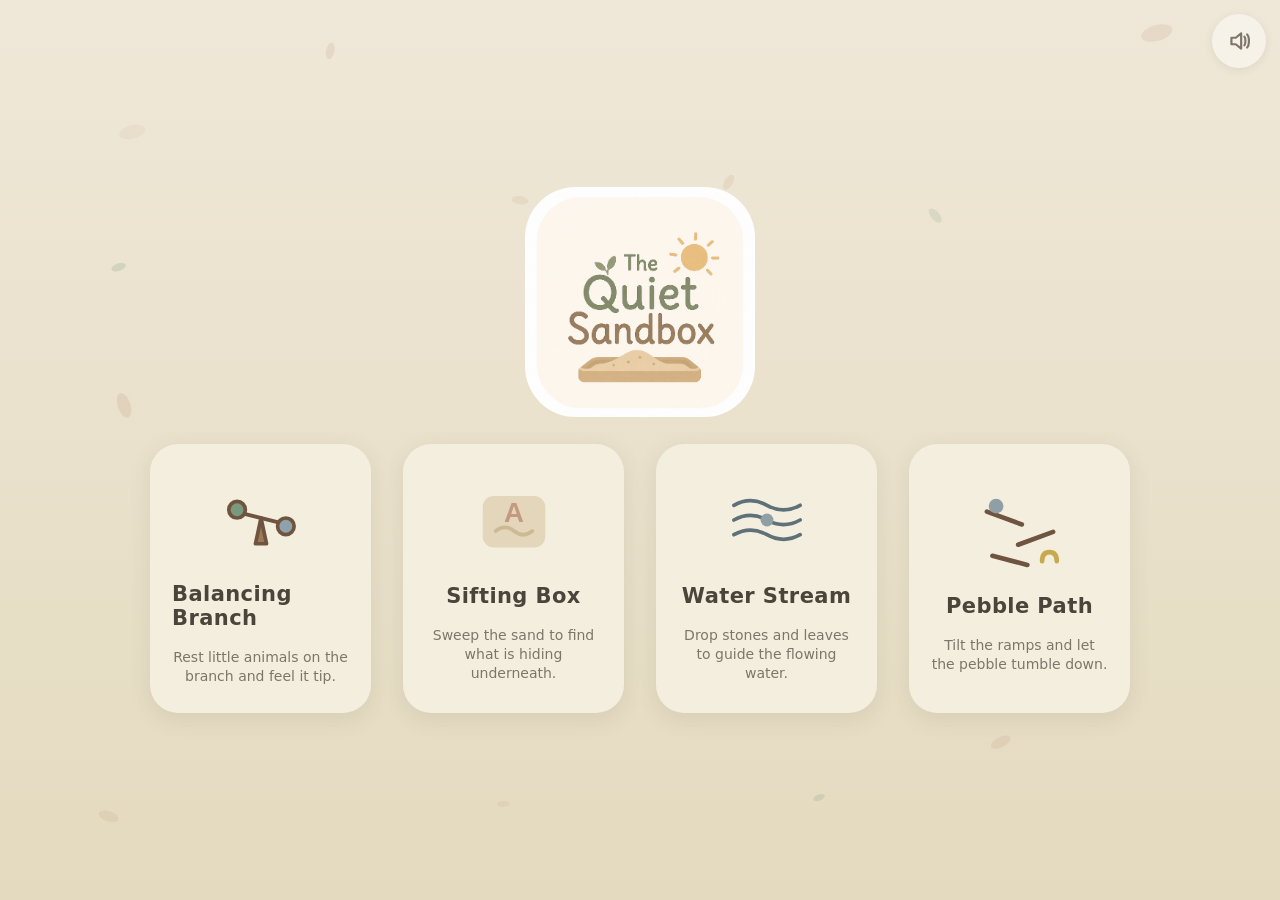
<file: index.html>
<!DOCTYPE html>
<html lang="en">
<head>
  <meta charset="utf-8" />
  <meta name="viewport"
        content="width=device-width, initial-scale=1, maximum-scale=1, user-scalable=no, viewport-fit=cover" />
  <title>The Quiet Sandbox</title>
  <meta name="description" content="A calm, low-sensory play space for young children." />
  <link rel="icon" type="image/png" href="assets/logo.png" />
  <link rel="apple-touch-icon" href="assets/logo.png" />
  <meta name="apple-mobile-web-app-title" content="Quiet Sandbox" />
  <meta name="theme-color" content="#ece4d2" />
  <link rel="stylesheet" href="css/style.css" />
  <style>
    /* Home-only layout */
    #home {
      justify-content: flex-start;
      align-items: stretch;
      padding: 0;
      overflow-y: auto;
      -webkit-overflow-scrolling: touch;
    }
    .home-inner {
      margin: auto;                /* centers when it fits, scrolls when it doesn't */
      width: 100%;
      display: flex;
      flex-direction: column;
      align-items: center;
      padding: clamp(20px, 4vh, 48px) 24px;
      box-sizing: border-box;
    }
    .home-title {
      margin: 0 0 clamp(14px, 3vh, 32px);
      text-align: center;
    }
    .home-title .logo {
      display: block;
      margin: 0 auto;
      width: clamp(150px, 26vw, 230px);
      height: auto;
      border-radius: 22%;      /* trims the image's square corners */
    }
    .doors {
      display: flex;
      flex-wrap: wrap;
      gap: clamp(16px, 3vw, 32px);
      justify-content: center;
      align-items: stretch;
      max-width: 980px;
    }
    .door {
      flex: 1 1 220px;
      max-width: 300px;
      min-height: 240px;
      background: var(--cream);
      border-radius: 28px;
      text-decoration: none;
      color: var(--ink);
      display: flex;
      flex-direction: column;
      align-items: center;
      justify-content: center;
      gap: 18px;
      padding: 28px 22px;
      box-shadow: 0 6px 22px rgba(74, 68, 59, 0.10);
      transition: transform var(--slow) var(--ease),
                  box-shadow var(--slow) var(--ease),
                  background var(--slow) var(--ease);
    }
    .door:hover  { transform: translateY(-6px);
                   box-shadow: 0 12px 28px rgba(74, 68, 59, 0.14); }
    .door:active { transform: translateY(-2px) scale(0.99); }
    .door svg { width: 92px; height: 92px; }
    .door .label {
      font-size: clamp(17px, 2.4vw, 21px);
      font-weight: 600;
      letter-spacing: 0.02em;
      color: var(--ink);
    }
    .door .sub {
      font-size: 14px;
      color: var(--ink-soft);
      text-align: center;
      line-height: 1.35;
    }
  </style>
</head>
<body>
  <canvas class="stage" id="bg" aria-hidden="true"></canvas>

  <div class="screen" id="home">
    <div class="home-inner">
    <h1 class="home-title">
      <img class="logo" src="assets/logo.png" alt="The Quiet Sandbox" />
    </h1>
    <nav class="doors" aria-label="Choose a quiet place to play">

      <a class="door" href="activities/balance.html" data-activity="balance">
        <svg viewBox="0 0 100 100" fill="none" stroke="#6f5540"
             stroke-width="4" stroke-linecap="round" stroke-linejoin="round">
          <path d="M18 42 L82 58" />
          <path d="M50 50 L44 78 L56 78 Z" fill="#9c7a58" stroke="#6f5540"/>
          <circle cx="24" cy="41" r="9" fill="#7a9a80"/>
          <circle cx="77" cy="59" r="9" fill="#8fa2ab"/>
        </svg>
        <span class="label">Balancing Branch</span>
        <span class="sub">Rest little animals on the branch and feel it tip.</span>
      </a>

      <a class="door" href="activities/sift.html" data-activity="sift">
        <svg viewBox="0 0 100 100" fill="none">
          <rect x="16" y="24" width="68" height="56" rx="12" fill="#e3d6ba"/>
          <path d="M30 62 q10 -8 20 0 q10 8 20 0" stroke="#cdba95"
                stroke-width="4" fill="none" stroke-linecap="round"/>
          <text x="50" y="52" font-size="30" font-family="Segoe UI, sans-serif"
                fill="#c39a80" text-anchor="middle" font-weight="700">A</text>
        </svg>
        <span class="label">Sifting Box</span>
        <span class="sub">Sweep the sand to find what is hiding underneath.</span>
      </a>

      <a class="door" href="activities/stream.html" data-activity="stream">
        <svg viewBox="0 0 100 100" fill="none" stroke="#5f7178"
             stroke-width="4" stroke-linecap="round">
          <path d="M14 34 q18 -10 36 0 q18 10 36 0"/>
          <path d="M14 50 q18 -10 36 0 q18 10 36 0"/>
          <path d="M14 66 q18 -10 36 0 q18 10 36 0"/>
          <circle cx="50" cy="50" r="7" fill="#8ea0a6" stroke="none"/>
        </svg>
        <span class="label">Water Stream</span>
        <span class="sub">Drop stones and leaves to guide the flowing water.</span>
      </a>

      <a class="door" href="activities/tumble.html" data-activity="tumble">
        <svg viewBox="0 0 100 100" fill="none" stroke="#6f5540"
             stroke-width="5" stroke-linecap="round">
          <path d="M14 30 L52 44" />
          <path d="M86 52 L48 66" />
          <path d="M20 78 L58 88" />
          <circle cx="24" cy="24" r="8" fill="#8ea0a6" stroke="none"/>
          <path d="M74 84 q0 -10 8 -10 q8 0 8 10" stroke="#c9a94f"/>
        </svg>
        <span class="label">Pebble Path</span>
        <span class="sub">Tilt the ramps and let the pebble tumble down.</span>
      </a>

    </nav>
    </div>
  </div>

  <div class="corner right" id="corner"></div>

  <script src="js/palette.js"></script>
  <script src="js/audio.js"></script>
  <script src="js/home.js"></script>
</body>
</html>
</file>
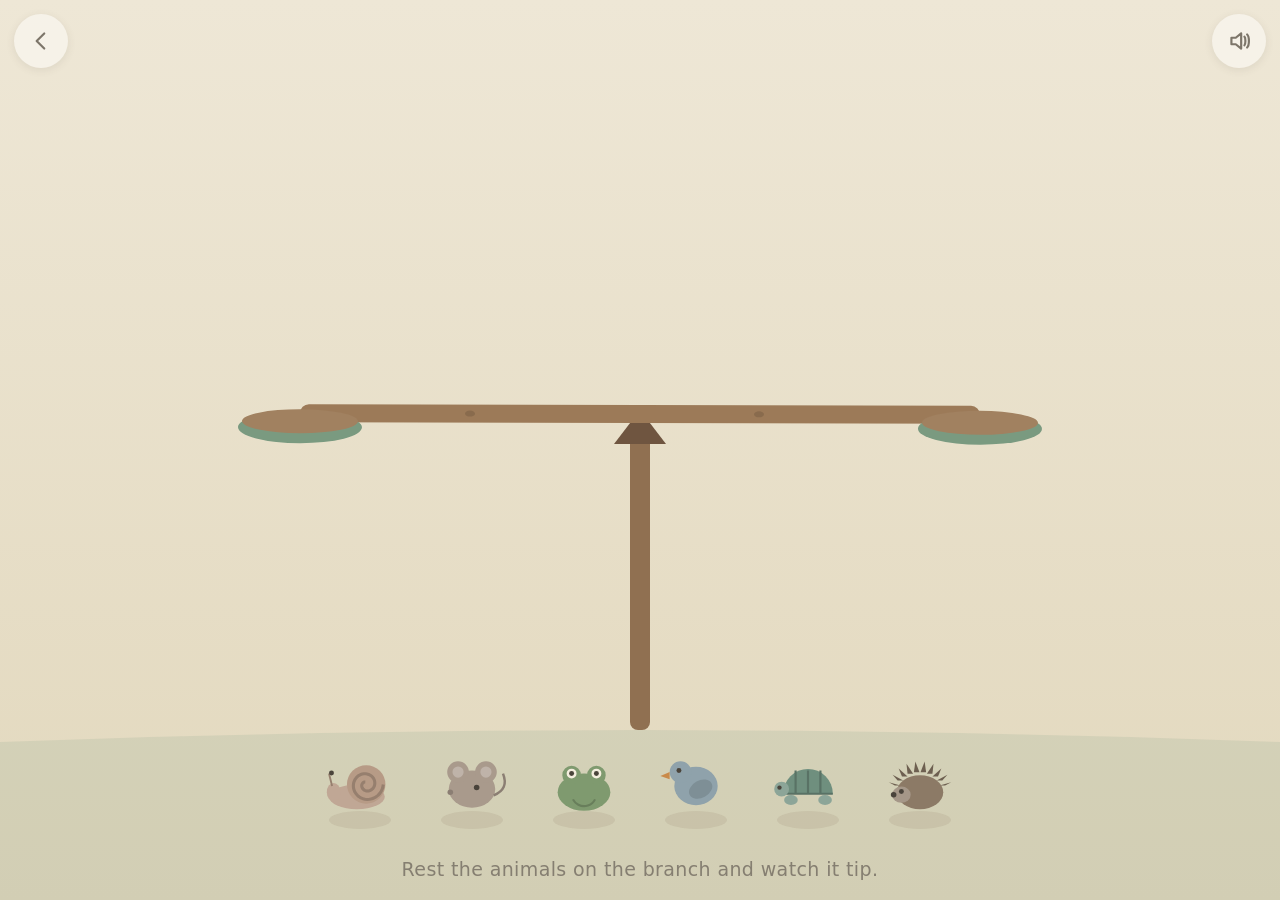
<file: activities/balance.html>
<!DOCTYPE html>
<html lang="en">
<head>
  <meta charset="utf-8" />
  <meta name="viewport"
        content="width=device-width, initial-scale=1, maximum-scale=1, user-scalable=no, viewport-fit=cover" />
  <title>The Balancing Branch</title>
  <link rel="icon" type="image/png" href="../assets/logo.png" />
  <link rel="apple-touch-icon" href="../assets/logo.png" />
  <link rel="stylesheet" href="../css/style.css" />
</head>
<body>
  <div class="screen" id="screen">
    <canvas class="stage" id="stage"></canvas>
  </div>

  <div class="corner left" id="corner-left"></div>
  <div class="corner right" id="corner-right"></div>
  <div class="caption">Rest the animals on the branch and watch it tip.</div>

  <script src="../js/palette.js"></script>
  <script src="../js/core.js"></script>
  <script src="../js/audio.js"></script>
  <script src="../js/shapes.js"></script>
  <script src="../js/nav.js"></script>
  <script src="../js/balance.js"></script>
</body>
</html>
</file>
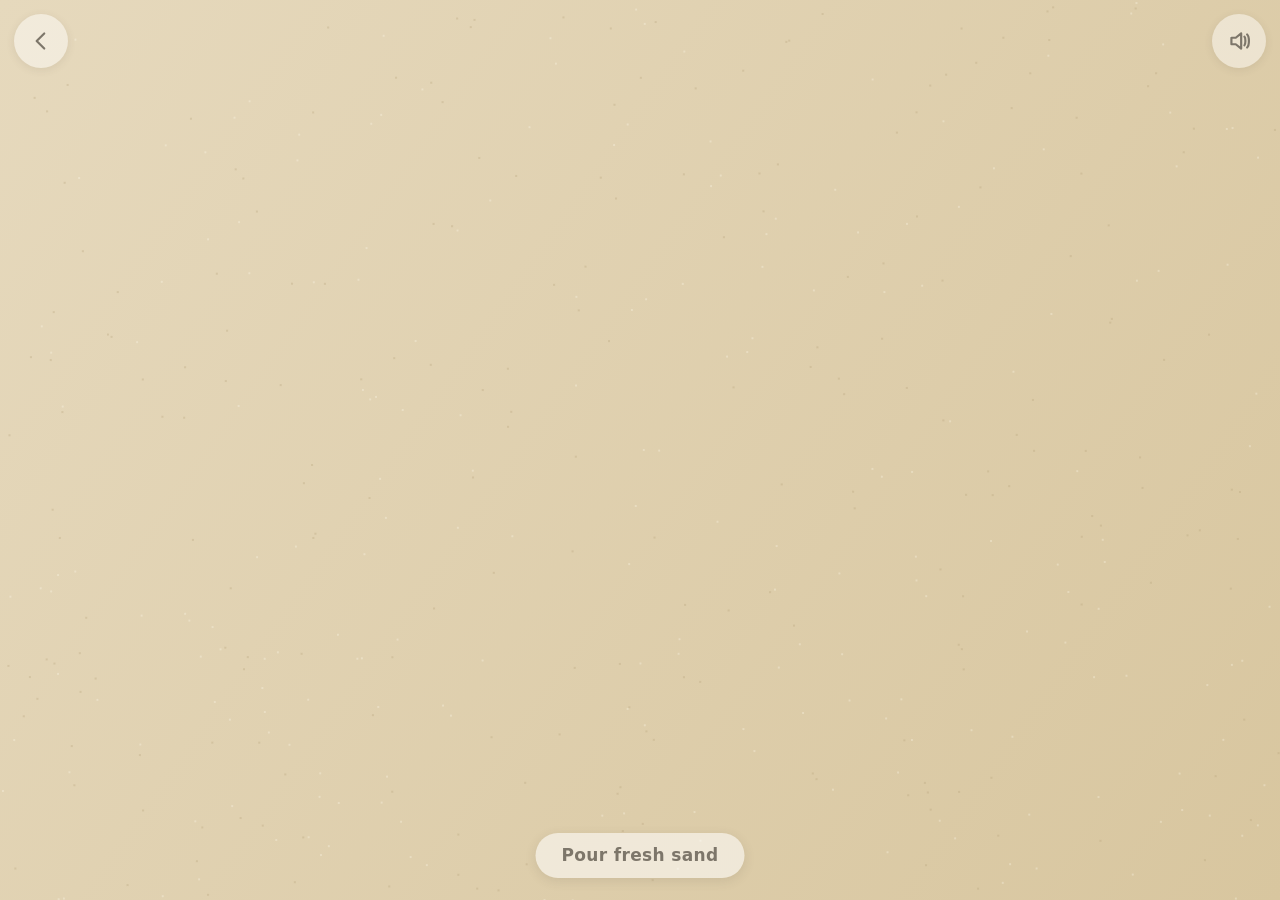
<file: activities/sift.html>
<!DOCTYPE html>
<html lang="en">
<head>
  <meta charset="utf-8" />
  <meta name="viewport"
        content="width=device-width, initial-scale=1, maximum-scale=1, user-scalable=no, viewport-fit=cover" />
  <title>The Sifting Box</title>
  <link rel="icon" type="image/png" href="../assets/logo.png" />
  <link rel="apple-touch-icon" href="../assets/logo.png" />
  <link rel="stylesheet" href="../css/style.css" />
  <style>
    /* stack the two canvases exactly on top of each other */
    #reveal, #sand { position: absolute; inset: 0; }
    #reveal { z-index: 1; }
    #sand   { z-index: 2; }
    .pour {
      position: fixed;
      left: 50%;
      bottom: max(22px, env(safe-area-inset-bottom));
      transform: translateX(-50%);
      z-index: 10;
      border: none;
      cursor: pointer;
      padding: 14px 26px;
      border-radius: 999px;
      background: rgba(255,255,255,0.55);
      color: var(--ink-soft);
      font: 600 17px/1 var(--font);
      letter-spacing: 0.02em;
      box-shadow: 0 3px 12px rgba(74,68,59,0.12);
      transition: transform var(--slow) var(--ease), background var(--slow) var(--ease);
    }
    .pour:hover  { background: rgba(255,255,255,0.75); }
    .pour:active { transform: translateX(-50%) scale(0.96); }
    .found {
      position: fixed;
      left: 0; right: 0;
      bottom: 92px;
      text-align: center;
      z-index: 10;
      color: var(--ink-soft);
      font: 600 clamp(18px,3vw,24px)/1 var(--font);
      letter-spacing: 0.06em;
      opacity: 0;
      transition: opacity var(--slow) var(--ease);
      pointer-events: none;
    }
    .found.show { opacity: 0.95; }
  </style>
</head>
<body>
  <div class="screen" id="screen">
    <canvas class="stage" id="reveal"></canvas>
    <canvas class="stage" id="sand"></canvas>
  </div>

  <div class="corner left" id="corner-left"></div>
  <div class="corner right" id="corner-right"></div>
  <div class="found" id="found"></div>
  <button class="pour" id="pour" type="button">Pour fresh sand</button>

  <script src="../js/palette.js"></script>
  <script src="../js/audio.js"></script>
  <script src="../js/nav.js"></script>
  <script src="../js/sift.js"></script>
</body>
</html>
</file>
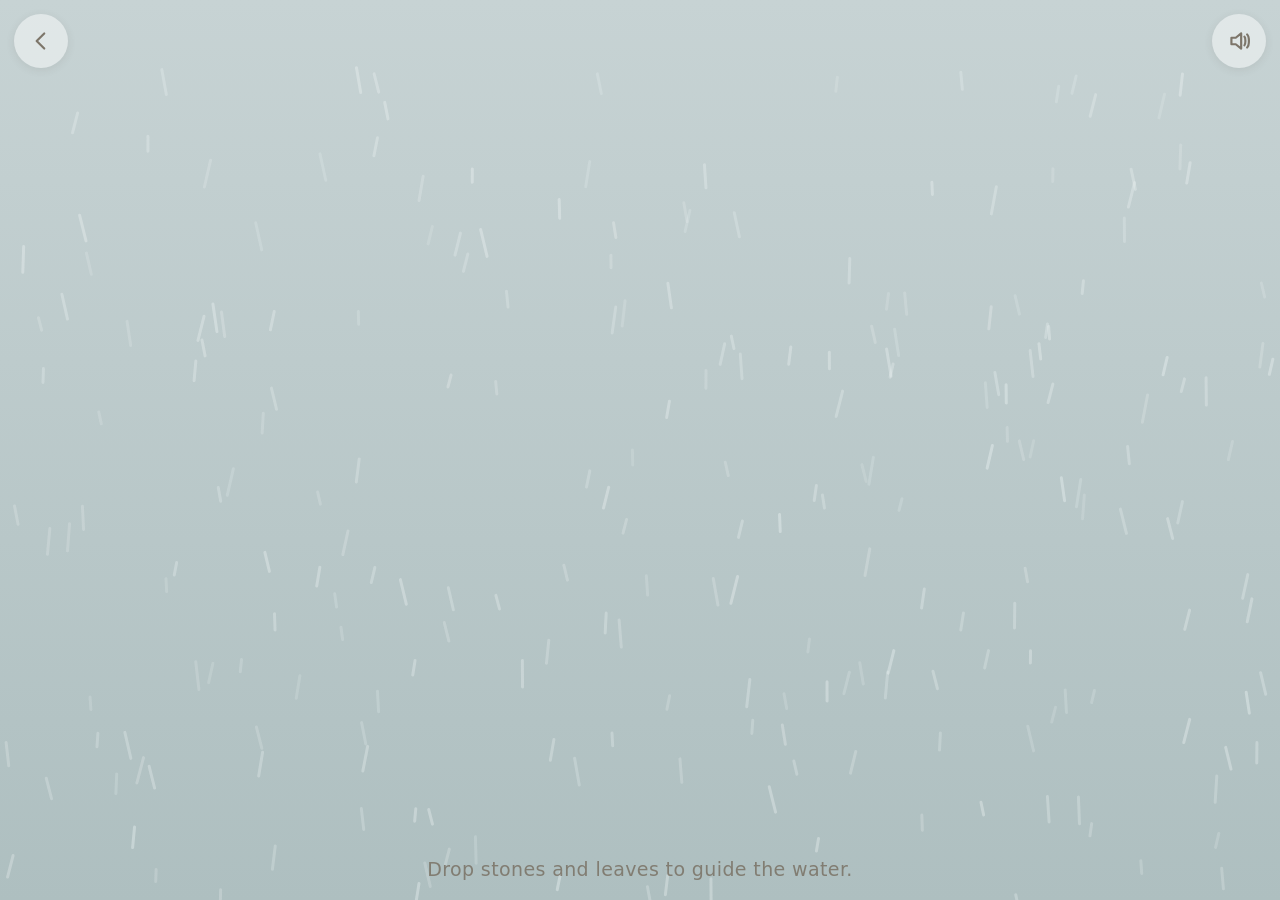
<file: activities/stream.html>
<!DOCTYPE html>
<html lang="en">
<head>
  <meta charset="utf-8" />
  <meta name="viewport"
        content="width=device-width, initial-scale=1, maximum-scale=1, user-scalable=no, viewport-fit=cover" />
  <title>The Water Stream</title>
  <link rel="icon" type="image/png" href="../assets/logo.png" />
  <link rel="apple-touch-icon" href="../assets/logo.png" />
  <link rel="stylesheet" href="../css/style.css" />
</head>
<body>
  <div class="screen" id="screen">
    <canvas class="stage" id="stage"></canvas>
  </div>

  <div class="corner left" id="corner-left"></div>
  <div class="corner right" id="corner-right"></div>
  <div class="caption">Drop stones and leaves to guide the water.</div>

  <script src="../js/palette.js"></script>
  <script src="../js/core.js"></script>
  <script src="../js/audio.js"></script>
  <script src="../js/nav.js"></script>
  <script src="../js/stream.js"></script>
</body>
</html>
</file>
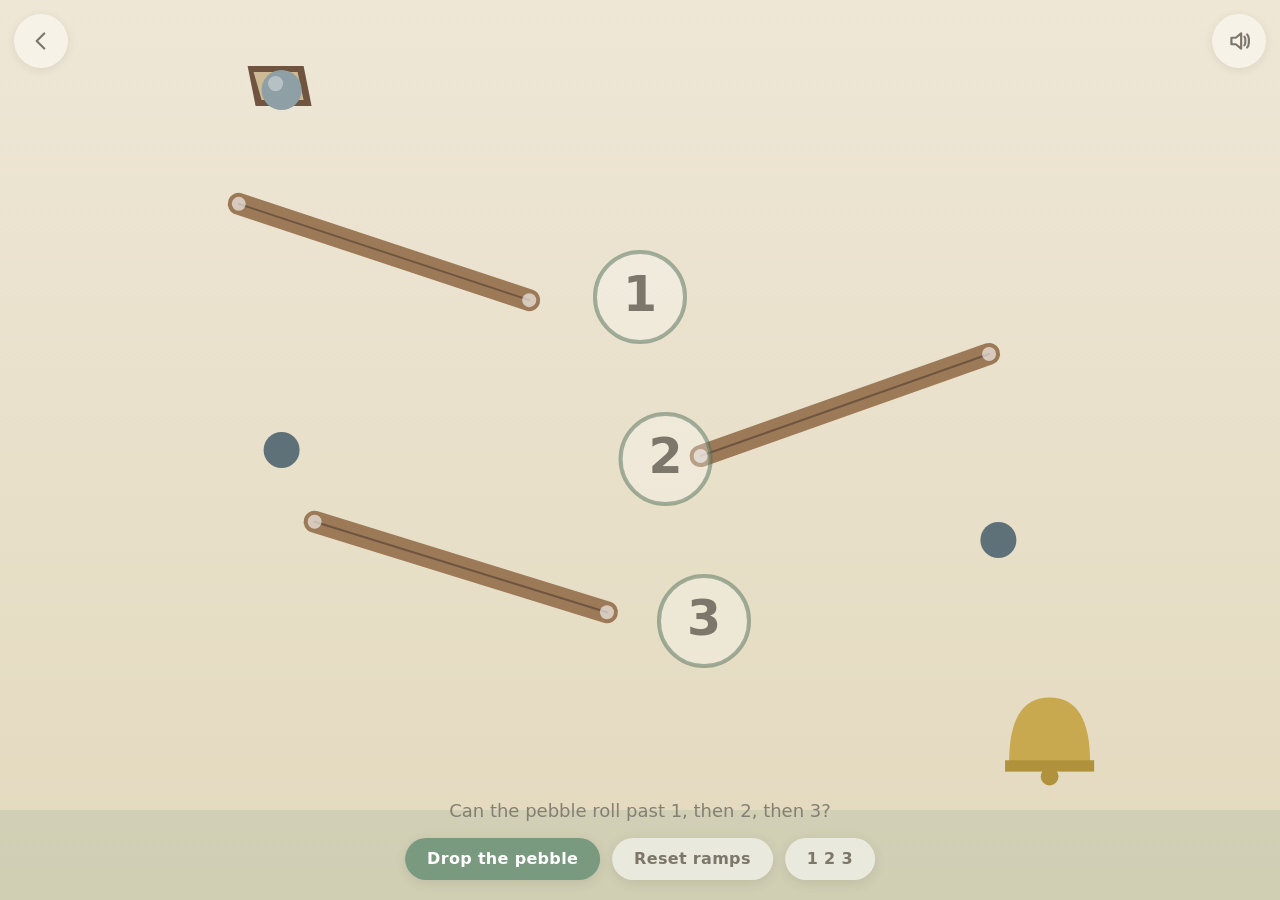
<file: activities/tumble.html>
<!DOCTYPE html>
<html lang="en">
<head>
  <meta charset="utf-8" />
  <meta name="viewport"
        content="width=device-width, initial-scale=1, maximum-scale=1, user-scalable=no, viewport-fit=cover" />
  <title>The Pebble Path</title>
  <link rel="icon" type="image/png" href="../assets/logo.png" />
  <link rel="apple-touch-icon" href="../assets/logo.png" />
  <link rel="stylesheet" href="../css/style.css" />
  <style>
    .controls {
      position: fixed;
      left: 50%;
      bottom: max(20px, env(safe-area-inset-bottom));
      transform: translateX(-50%);
      z-index: 10;
      display: flex;
      gap: 12px;
      align-items: center;
    }
    .pill {
      border: none;
      cursor: pointer;
      padding: 13px 22px;
      border-radius: 999px;
      background: rgba(255,255,255,0.55);
      color: var(--ink-soft);
      font: 600 16px/1 var(--font);
      letter-spacing: 0.02em;
      box-shadow: 0 3px 12px rgba(74,68,59,0.12);
      transition: transform var(--slow) var(--ease), background var(--slow) var(--ease);
    }
    .pill:hover  { background: rgba(255,255,255,0.75); }
    .pill:active { transform: scale(0.96); }
    .pill.primary { background: var(--forest-soft); color: #fff; }
    .pill.primary:hover { background: var(--forest); }
    .prompt {
      position: fixed;
      left: 0; right: 0;
      bottom: 78px;
      text-align: center;
      z-index: 9;
      color: var(--ink-soft);
      font: 500 clamp(15px,2.2vw,18px)/1.3 var(--font);
      opacity: 0.9;
      pointer-events: none;
      padding: 0 16px;
    }
  </style>
</head>
<body>
  <div class="screen" id="screen">
    <canvas class="stage" id="stage"></canvas>
  </div>

  <div class="corner left" id="corner-left"></div>
  <div class="corner right" id="corner-right"></div>

  <div class="prompt" id="prompt"></div>
  <div class="controls">
    <button class="pill primary" id="drop" type="button">Drop the pebble</button>
    <button class="pill" id="reset" type="button">Reset ramps</button>
    <button class="pill" id="mode" type="button">1 2 3</button>
  </div>

  <script src="../js/palette.js"></script>
  <script src="../js/core.js"></script>
  <script src="../js/audio.js"></script>
  <script src="../js/nav.js"></script>
  <script src="../js/tumble.js"></script>
</body>
</html>
</file>
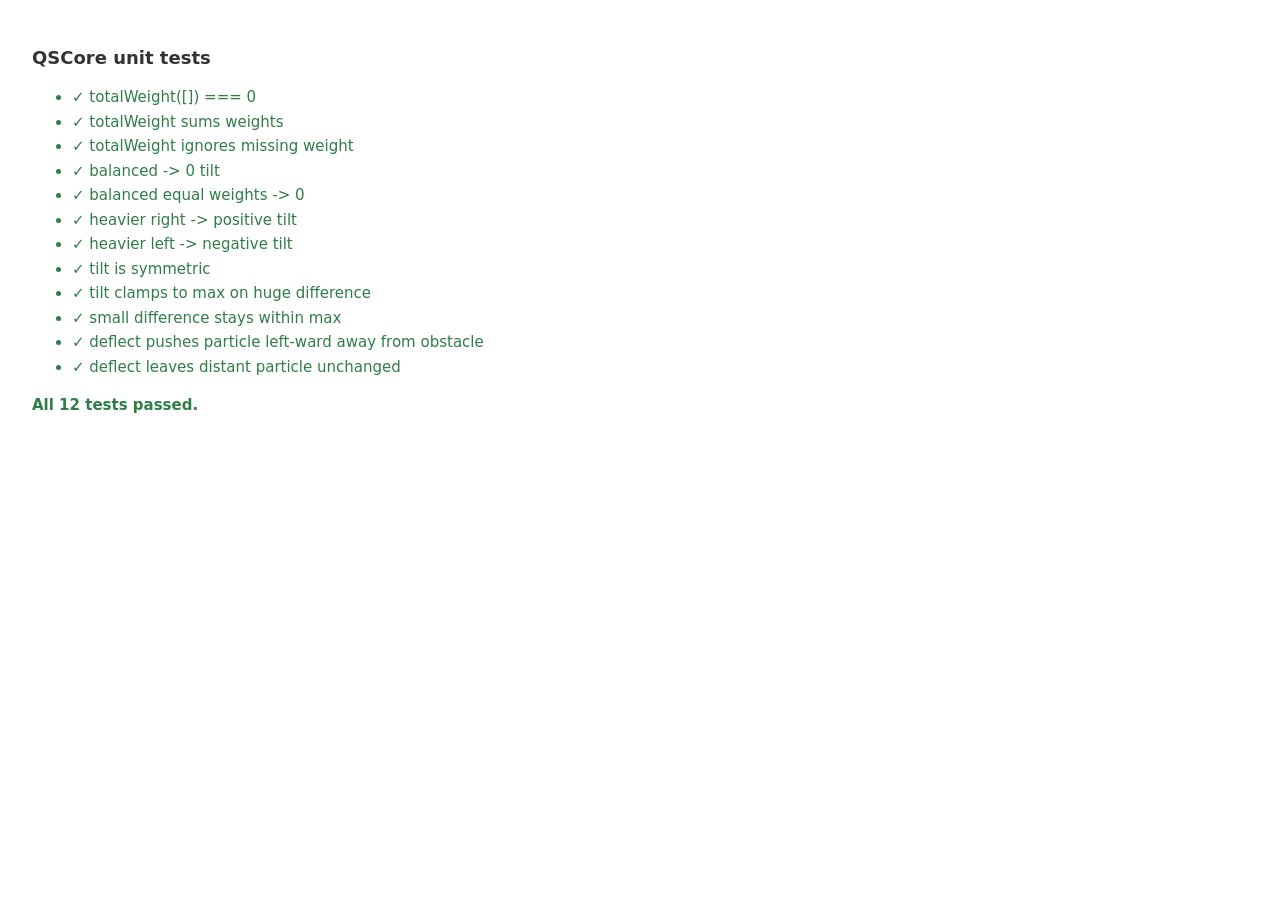
<file: tests/test.html>
<!DOCTYPE html>
<html lang="en">
<head>
  <meta charset="utf-8" />
  <title>Quiet Sandbox — core tests</title>
  <style>
    body { font: 15px/1.5 system-ui, sans-serif; padding: 24px; color: #333; }
    .pass { color: #2f7d47; }
    .fail { color: #b23; font-weight: 700; }
    h1 { font-size: 18px; }
    li { margin: 2px 0; }
    #summary { margin-top: 16px; font-weight: 700; }
  </style>
</head>
<body>
  <h1>QSCore unit tests</h1>
  <ul id="out"></ul>
  <div id="summary"></div>

  <script src="../js/core.js"></script>
  <script>
    var out = document.getElementById("out");
    var pass = 0, fail = 0;

    function ok(name, cond) {
      var li = document.createElement("li");
      li.className = cond ? "pass" : "fail";
      li.textContent = (cond ? "✓ " : "✗ ") + name;
      out.appendChild(li);
      cond ? pass++ : fail++;
    }
    function near(a, b, eps) { return Math.abs(a - b) <= (eps || 1e-9); }

    var C = window.QSCore;

    // totalWeight
    ok("totalWeight([]) === 0", C.totalWeight([]) === 0);
    ok("totalWeight sums weights",
       C.totalWeight([{ weight: 1 }, { weight: 3 }, { weight: 2 }]) === 6);
    ok("totalWeight ignores missing weight",
       C.totalWeight([{ weight: 2 }, {}]) === 2);

    // computeTilt: convention positive = right side down
    ok("balanced -> 0 tilt", C.computeTilt(0, 0) === 0);
    ok("balanced equal weights -> 0", C.computeTilt(4, 4) === 0);
    ok("heavier right -> positive tilt", C.computeTilt(1, 3) > 0);
    ok("heavier left -> negative tilt", C.computeTilt(3, 1) < 0);
    ok("tilt is symmetric",
       near(C.computeTilt(1, 3), -C.computeTilt(3, 1)));
    ok("tilt clamps to max on huge difference",
       near(C.computeTilt(0, 1000), 0.22) && near(C.computeTilt(1000, 0), -0.22));
    ok("small difference stays within max",
       Math.abs(C.computeTilt(1, 2)) <= 0.22);

    // deflect: a particle should be pushed away from an obstacle it overlaps
    (function () {
      var obs = [{ x: 100, y: 100, r: 20 }];
      // particle just left of the obstacle center, drifting down
      var r = C.deflect(90, 100, 0, 1, obs, 26);
      ok("deflect pushes particle left-ward away from obstacle", r.vx < 0);
      // particle far away is unaffected
      var far = C.deflect(400, 400, 0, 1, obs, 26);
      ok("deflect leaves distant particle unchanged",
         far.vx === 0 && far.vy === 1);
    })();

    document.getElementById("summary").innerHTML =
      fail === 0
        ? '<span class="pass">All ' + pass + ' tests passed.</span>'
        : '<span class="fail">' + fail + " failed</span>, " + pass + " passed.";
    window.__RESULT__ = { pass: pass, fail: fail };
  </script>
</body>
</html>
</file>
<file: css/style.css>
/* The Quiet Sandbox — shared calm-tech styles
   Muted natural palette, slow transitions, generous touch targets.
   Nothing bright, nothing flashing. */

:root {
  /* Muted natural palette */
  --bg:          #ece4d2; /* warm sandy background */
  --cream:       #f4eede; /* soft light surface */
  --sand:        #e3d6ba;
  --sand-deep:   #cdba95;
  --clay:        #c39a80;
  --forest:      #52705a; /* deep forest green */
  --forest-soft: #7a9a80;
  --stone:       #8ea0a6; /* river-stone blue-grey */
  --stone-deep:  #5f7178;
  --wood:        #9c7a58; /* warm wood brown */
  --wood-deep:   #6f5540;
  --ink:         #4a443b; /* soft near-black for text */
  --ink-soft:    #7d766a;

  --ease: cubic-bezier(0.4, 0.0, 0.2, 1);
  --slow: 650ms;
  --font: "Segoe UI", "Avenir Next", "Nunito", system-ui, sans-serif;
}

* { box-sizing: border-box; }

html, body {
  margin: 0;
  height: 100%;
}

body {
  font-family: var(--font);
  color: var(--ink);
  background: var(--bg);
  -webkit-font-smoothing: antialiased;
  overflow: hidden;              /* full-screen calm canvas, no scroll bars */
  overscroll-behavior: none;
  -webkit-tap-highlight-color: transparent;
  user-select: none;
  -webkit-user-select: none;
  touch-action: manipulation;
}

/* Slow, gentle page fade-in. Pages start faded, then settle. */
.screen {
  position: fixed;
  inset: 0;
  display: flex;
  flex-direction: column;
  opacity: 0;
  transition: opacity var(--slow) var(--ease);
}
.screen.ready { opacity: 1; }
/* Used when navigating away, before the browser follows the link. */
body.leaving .screen { opacity: 0; }

/* Full-bleed drawing canvas */
canvas.stage {
  position: absolute;
  inset: 0;
  width: 100%;
  height: 100%;
  display: block;
  touch-action: none;            /* let us own the drag gestures */
}

/* --- Small, unobtrusive controls ------------------------------------- */

.corner {
  position: fixed;
  top: max(14px, env(safe-area-inset-top));
  z-index: 10;
  display: flex;
  gap: 12px;
}
.corner.left  { left:  max(14px, env(safe-area-inset-left)); }
.corner.right { right: max(14px, env(safe-area-inset-right)); }

.softbtn {
  -webkit-appearance: none;
  appearance: none;
  border: none;
  cursor: pointer;
  width: 54px;
  height: 54px;
  border-radius: 50%;
  background: rgba(255, 255, 255, 0.45);
  color: var(--ink-soft);
  display: grid;
  place-items: center;
  transition: background var(--slow) var(--ease),
              transform var(--slow) var(--ease),
              opacity var(--slow) var(--ease);
  box-shadow: 0 2px 8px rgba(74, 68, 59, 0.10);
}
.softbtn:hover  { background: rgba(255, 255, 255, 0.7); }
.softbtn:active { transform: scale(0.94); }
.softbtn svg { width: 26px; height: 26px; fill: none;
  stroke: currentColor; stroke-width: 2;
  stroke-linecap: round; stroke-linejoin: round; }

/* A quiet caption / title, kept low-contrast */
.caption {
  position: fixed;
  left: 0; right: 0;
  bottom: max(20px, env(safe-area-inset-bottom));
  text-align: center;
  color: var(--ink-soft);
  font-size: clamp(15px, 2.2vw, 19px);
  letter-spacing: 0.02em;
  pointer-events: none;
  opacity: 0.9;
}

@media (prefers-reduced-motion: reduce) {
  .screen { transition: opacity 200ms linear; }
  * { animation: none !important; }
}
</file>
